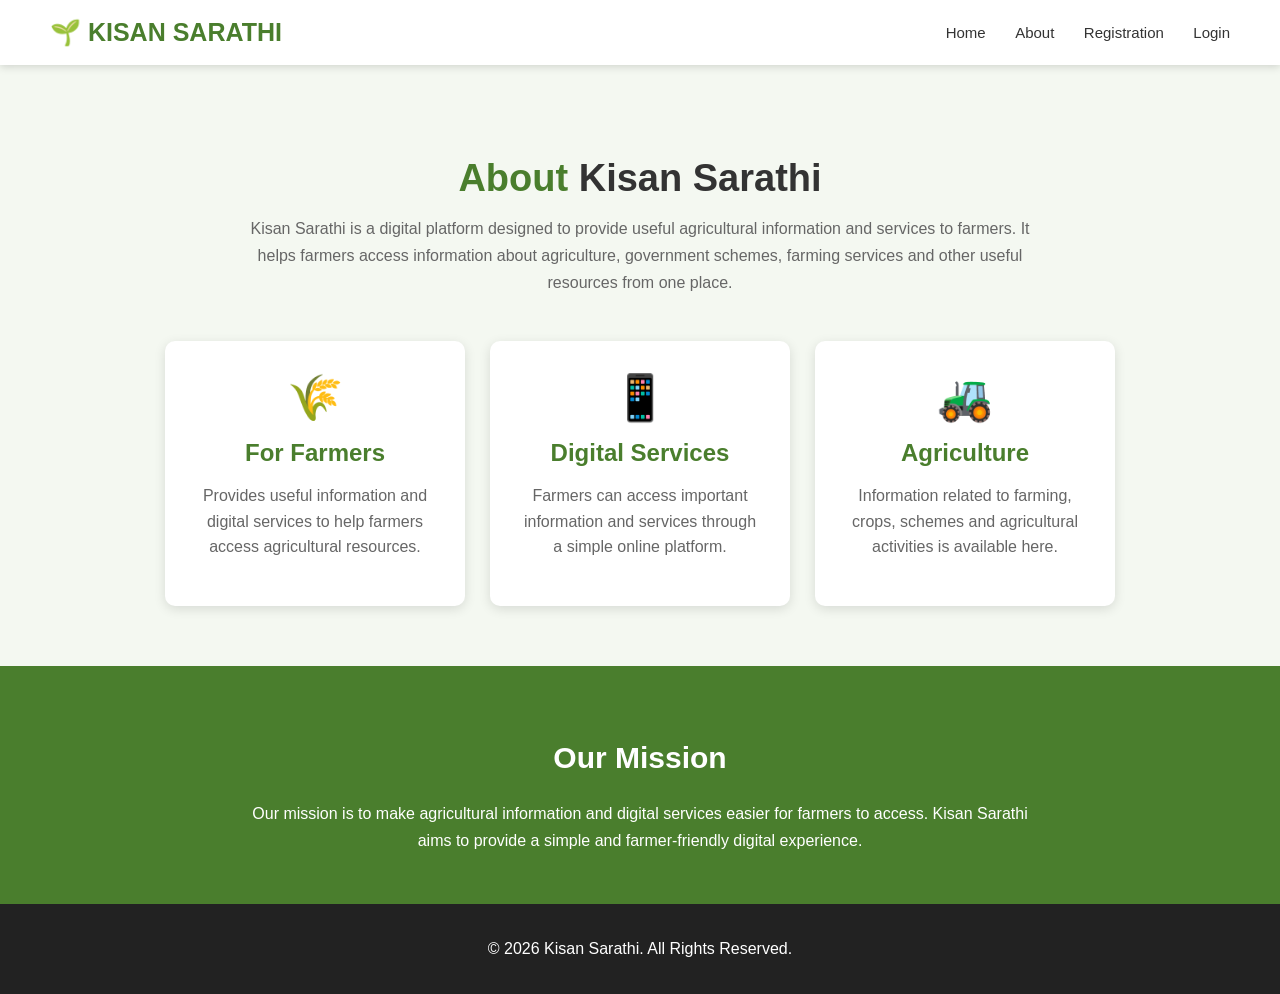
<file: about.html>
<!DOCTYPE html>
<html lang="en">

<head>
  
    <title>About - Kisan Sarathi</title>

    <style>
        * {
            box-sizing: border-box;
        }

        body {
            margin: 0;
            font-family: Arial, sans-serif;
            background-color: #f4f8f1;
            color: #333;
        }

        /* Header */
        header {
            background-color: white;
            padding: 18px 50px;
            display: flex;
            justify-content: space-between;
            align-items: center;
            box-shadow: 0 2px 8px rgba(0,0,0,0.15);
        }

        .logo {
            color: #4a7e2d;
            font-size: 25px;
            font-weight: bold;
        }

        nav a {
            text-decoration: none;
            color: #333;
            margin-left: 25px;
            font-size: 15px;
        }

        nav a:hover {
            color: #4a7e2d;
        }

        /* About Section */
        .about-section {
            padding: 60px 10%;
            text-align: center;
        }

        .about-section h1 {
            color: #4a7e2d;
            font-size: 38px;
            margin-bottom: 15px;
        }

        .about-section h1 span {
            color: #333;
        }

        .about-section > p {
            max-width: 800px;
            margin: auto;
            line-height: 1.7;
            color: #666;
        }

        /* Cards */
        .about-cards {
            display: flex;
            justify-content: center;
            gap: 25px;
            margin-top: 45px;
            flex-wrap: wrap;
        }

        .card {
            background-color: white;
            width: 300px;
            padding: 30px;
            border-radius: 10px;
            box-shadow: 0 3px 12px rgba(0,0,0,0.12);
        }

        .card .icon {
            font-size: 45px;
        }

        .card h2 {
            color: #4a7e2d;
            margin: 15px 0;
        }

        .card p {
            color: #666;
            line-height: 1.6;
        }

        /* Mission */
        .mission {
            background-color: #4a7e2d;
            color: white;
            padding: 50px 10%;
            text-align: center;
        }

        .mission h2 {
            font-size: 30px;
        }

        .mission p {
            max-width: 800px;
            margin: auto;
            line-height: 1.7;
        }

        /* Footer */
        footer {
            background-color: #222;
            color: white;
            text-align: center;
            padding: 20px;
        }

        /* Responsive */
        @media screen and (max-width: 700px) {

            header {
                flex-direction: column;
                gap: 15px;
                padding: 20px;
            }

            nav a {
                margin: 5px;
                display: inline-block;
            }

            .about-section {
                padding: 40px 20px;
            }
        }
    </style>
<meta http-equiv="Content-Type" content="text/html; charset=utf-8"></head>

<body>

    <!-- Header -->

    <header>

        <div class="logo">
            🌱 KISAN SARATHI
        </div>

        <nav>
            <a href="farming.html">Home</a>
            <a href="#about.html">About</a>
            <a href="registeration_form.html">Registration</a>
            <a href="login.html">Login</a>
        </nav>

    </header>


    <!-- About Section -->

    <section class="about-section">

        <h1>About <span>Kisan Sarathi</span></h1>

        <p>
            Kisan Sarathi is a digital platform designed to provide
            useful agricultural information and services to farmers.
            It helps farmers access information about agriculture,
            government schemes, farming services and other useful
            resources from one place.
        </p>


        <!-- Cards -->

        <div class="about-cards">

            <div class="card">

                <div class="icon">🌾</div>

                <h2>For Farmers</h2>

                <p>
                    Provides useful information and digital services
                    to help farmers access agricultural resources.
                </p>

            </div>


            <div class="card">

                <div class="icon">📱</div>

                <h2>Digital Services</h2>

                <p>
                    Farmers can access important information and
                    services through a simple online platform.
                </p>

            </div>


            <div class="card">

                <div class="icon">🚜</div>

                <h2>Agriculture</h2>

                <p>
                    Information related to farming, crops, schemes
                    and agricultural activities is available here.
                </p>

            </div>

        </div>

    </section>


    <!-- Mission -->

    <section class="mission">

        <h2>Our Mission</h2>

        <p>
            Our mission is to make agricultural information and
            digital services easier for farmers to access.
            Kisan Sarathi aims to provide a simple and
            farmer-friendly digital experience.
        </p>

    </section>


    <!-- Footer -->

    <footer>

        <p>© 2026 Kisan Sarathi. All Rights Reserved.</p>

    </footer>

</body>

</html>
</file>
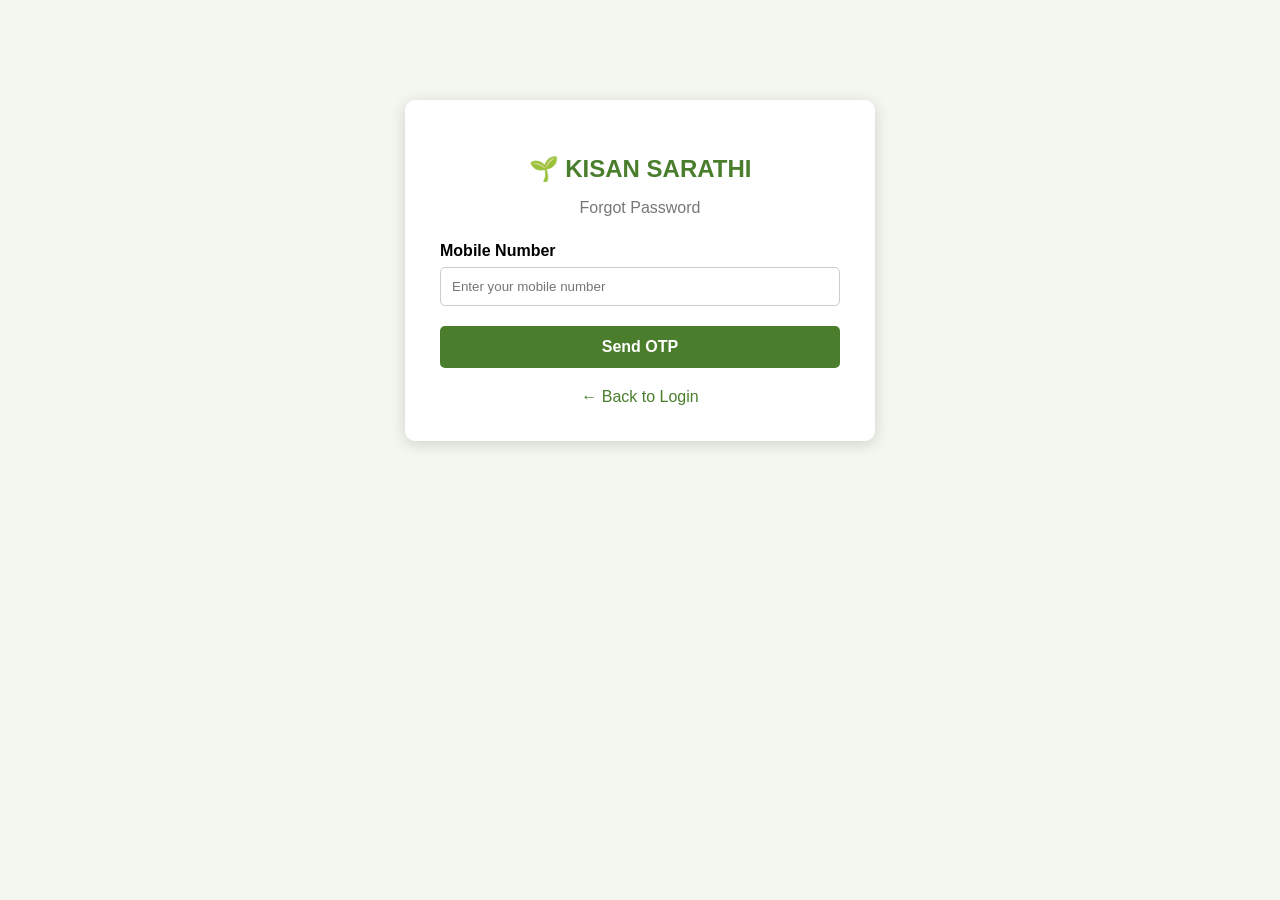
<file: forgot-password.html>
<!DOCTYPE html>
<html lang="en">

<head>
  

    <title>Forgot Password - Kisan Sarathi</title>

    <style>
        body {
            margin: 0;
            font-family: Arial, sans-serif;
            background-color: #f3f7ef;
        }

        .forgot-container {
            width: 400px;
            margin: 100px auto;
            background-color: white;
            padding: 35px;
            border-radius: 10px;
            box-shadow: 0 3px 15px rgba(0,0,0,0.15);
        }

        h2 {
            text-align: center;
            color: #4a7e2d;
            margin-bottom: 10px;
        }

        .subtitle {
            text-align: center;
            color: #777;
            margin-bottom: 25px;
        }

        label {
            display: block;
            margin-bottom: 7px;
            font-weight: bold;
        }

        input {
            width: 100%;
            padding: 11px;
            border: 1px solid #ccc;
            border-radius: 5px;
            box-sizing: border-box;
            margin-bottom: 20px;
        }

        .reset-btn {
            width: 100%;
            padding: 12px;
            background-color: #4a7e2d;
            color: white;
            border: none;
            border-radius: 5px;
            font-size: 16px;
            font-weight: bold;
            cursor: pointer;
        }

        .reset-btn:hover {
            background-color: #35651f;
        }

        .back-login {
            display: block;
            text-align: center;
            margin-top: 20px;
            color: #4a7e2d;
            text-decoration: none;
        }
    </style>
<meta http-equiv="Content-Type" content="text/html; charset=utf-8"></head>

<body>

    <div class="forgot-container">

        <h2>🌱 KISAN SARATHI</h2>

        <p class="subtitle">
            Forgot Password
        </p>

        <form>

            <label>Mobile Number</label>

            <input type="tel"
                   placeholder="Enter your mobile number"
                   maxlength="10"
                   required>

            <button type="submit" class="reset-btn">
                Send OTP
            </button>

        </form>

        <a href="farming.html" class="back-login">
            ← Back to Login
        </a>

    </div>

</body>

</html>
</file>
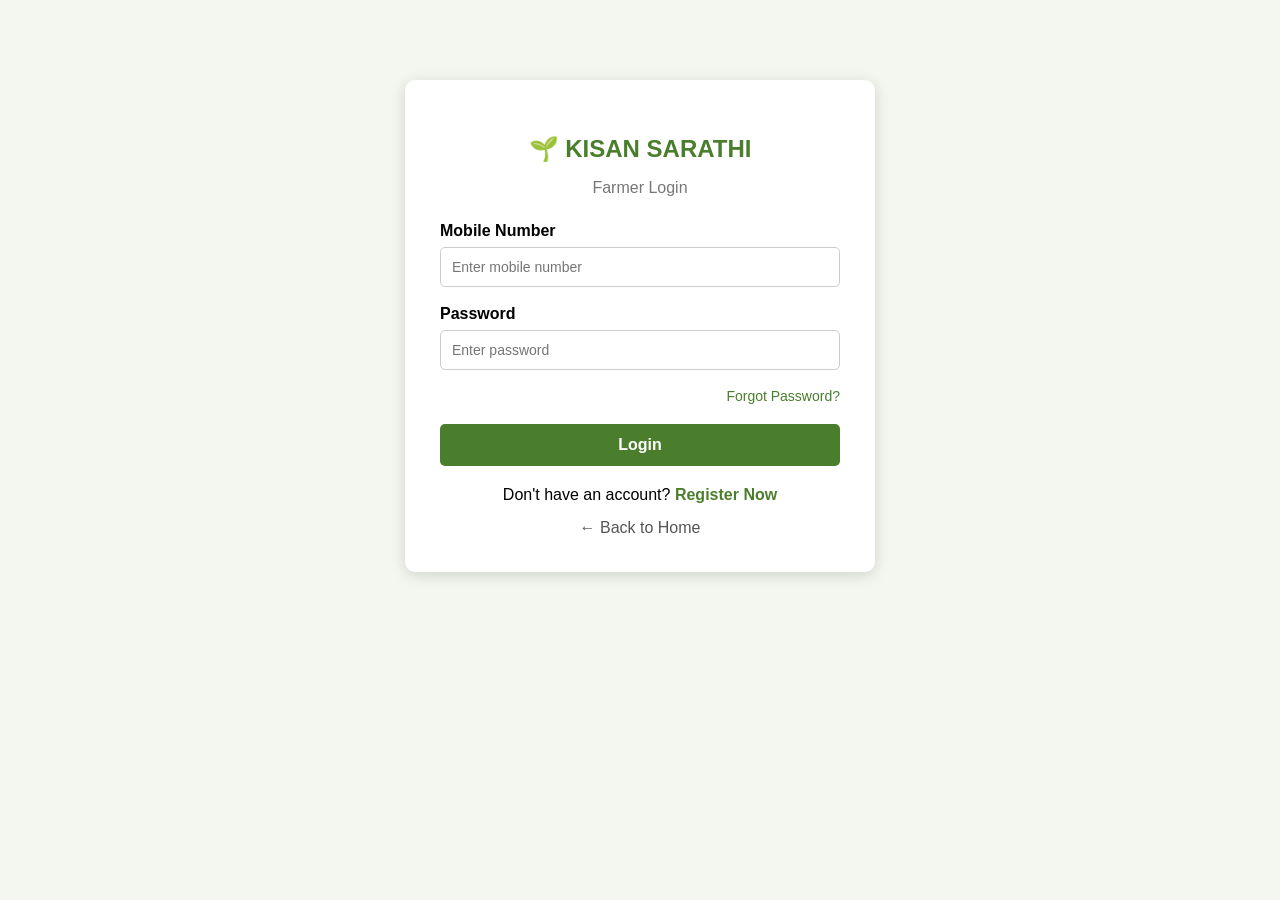
<file: login.html>
<!DOCTYPE html>
<html lang="en">
<head>
  
    <title>Login - Kisan Sarathi</title>

    <style>
        body {
            margin: 0;
            font-family: Arial, sans-serif;
            background-color: #f3f7ef;
        }

        .login-container {
            width: 400px;
            margin: 80px auto;
            background: white;
            padding: 35px;
            border-radius: 10px;
            box-shadow: 0 3px 15px rgba(0,0,0,0.15);
        }

        .login-container h2 {
            text-align: center;
            color: #4a7e2d;
            margin-bottom: 10px;
        }

        .login-container p {
            text-align: center;
            color: #777;
            margin-bottom: 25px;
        }

        .form-group {
            margin-bottom: 18px;
        }

        .form-group label {
            display: block;
            margin-bottom: 7px;
            font-weight: bold;
        }

        .form-group input {
            width: 100%;
            padding: 11px;
            border: 1px solid #ccc;
            border-radius: 5px;
            box-sizing: border-box;
            font-size: 14px;
        }

        .login-btn {
            width: 100%;
            padding: 12px;
            background-color: #4a7e2d;
            color: white;
            border: none;
            border-radius: 5px;
            font-size: 16px;
            font-weight: bold;
            cursor: pointer;
        }

        .login-btn:hover {
            background-color: #35651f;
        }

        .forgot {
            display: block;
            text-align: right;
            margin-bottom: 20px;
            color: #4a7e2d;
            text-decoration: none;
            font-size: 14px;
        }

        .register {
            text-align: center;
            margin-top: 20px;
        }

        .register a {
            color: #4a7e2d;
            text-decoration: none;
            font-weight: bold;
        }

        .back-home {
            display: block;
            text-align: center;
            margin-top: 15px;
            color: #555;
            text-decoration: none;
        }
    </style>
<meta http-equiv="Content-Type" content="text/html; charset=utf-8"></head>

<body>

    <div class="login-container">

        <h2>🌱 KISAN SARATHI</h2>

        <p>Farmer Login</p>

        <form>

            <div class="form-group">
                <label>Mobile Number</label>
                <input type="tel"
                       placeholder="Enter mobile number"
                       maxlength="10"
                       required>
            </div>

            <div class="form-group">
                <label>Password</label>
                <input type="password"
                       placeholder="Enter password"
                       required>
            </div>

            <a href="forgot-password.html" class="forgot">
                Forgot Password?
            </a>

            <button type="submit" class="login-btn">
                Login
            </button>

        </form>

        <div class="register">
            Don't have an account?
            <a href="registeration_form.html">Register Now</a>
        </div>

        <a href="farming.html" class="back-home">
            ← Back to Home
        </a>

    </div>

</body>
</html>
</file>
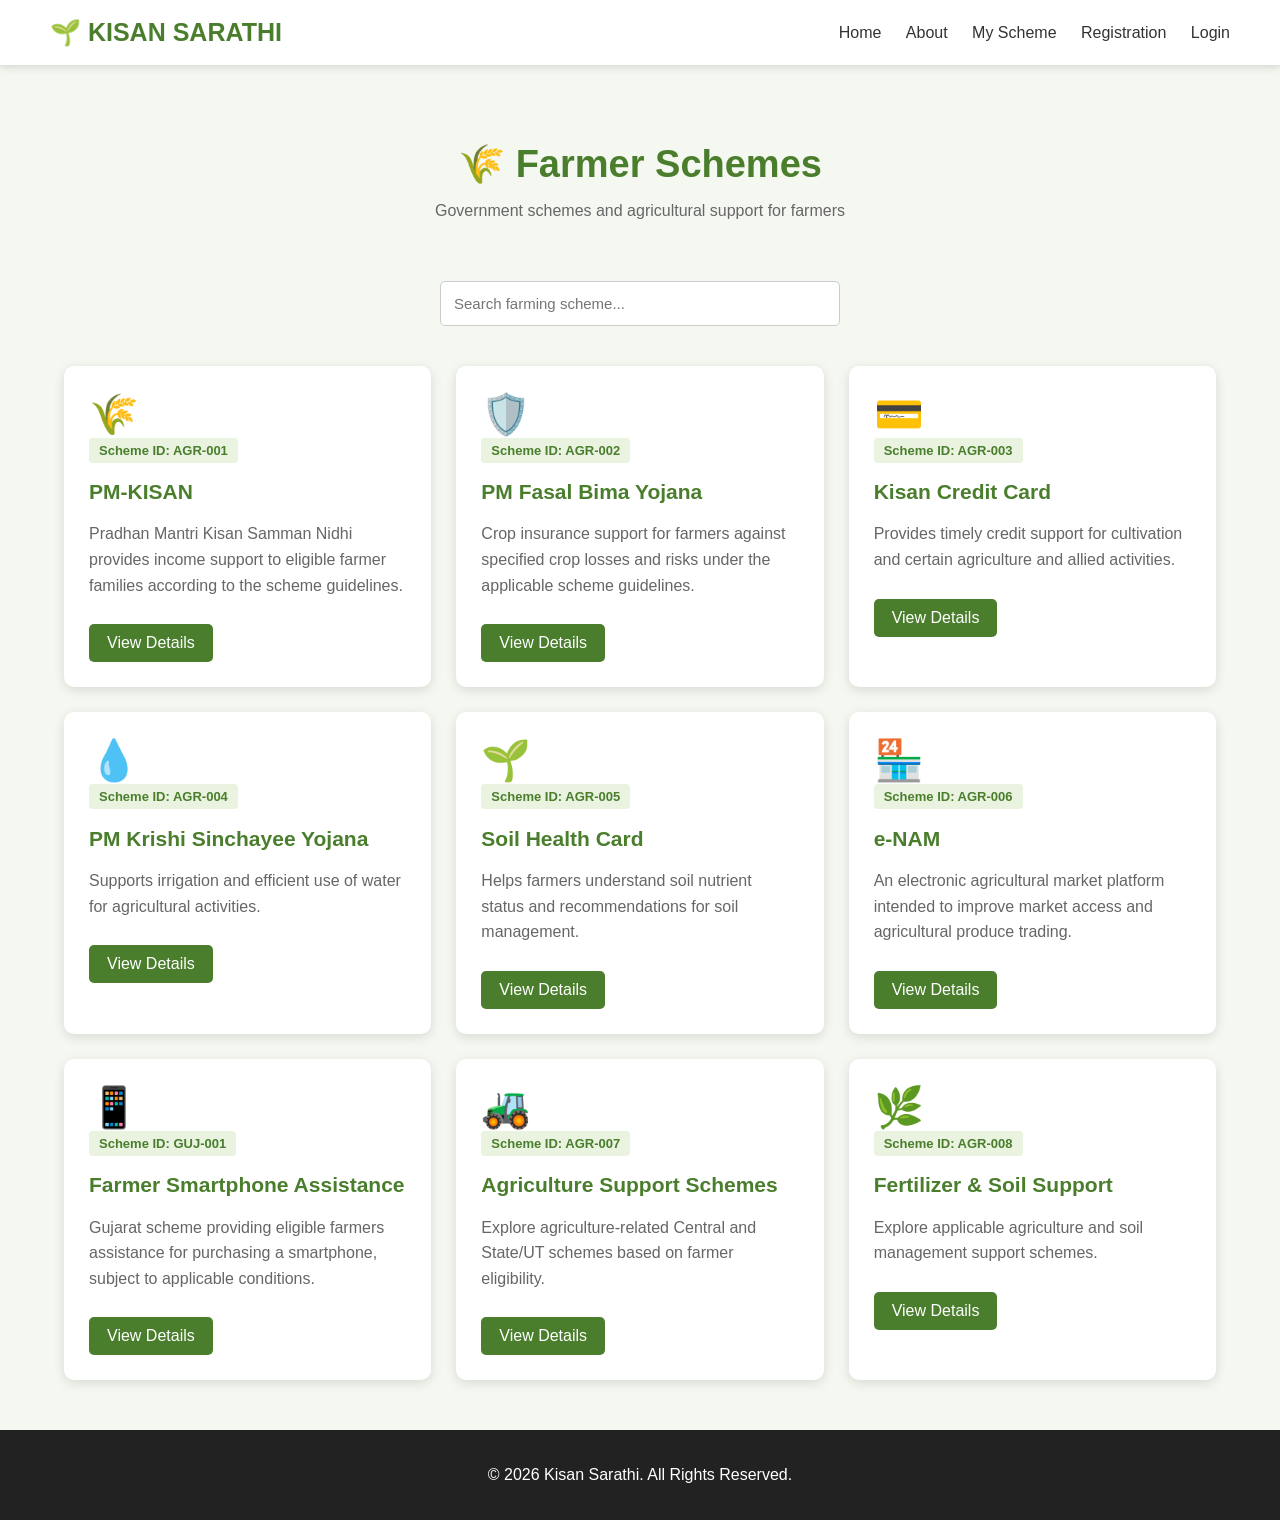
<file: my_scheme.html>
<!DOCTYPE html>
<html lang="en">

<head>
  

    <title>My Schemes - Kisan Sarathi</title>

    <style>

        * {
            box-sizing: border-box;
        }

        body {
            margin: 0;
            font-family: Arial, sans-serif;
            background-color: #f4f8f1;
            color: #333;
        }

        /* Header */

        header {
            background-color: white;
            padding: 18px 50px;
            display: flex;
            justify-content: space-between;
            align-items: center;
            box-shadow: 0 2px 8px rgba(0,0,0,0.15);
        }

        .logo {
            color: #4a7e2d;
            font-size: 25px;
            font-weight: bold;
        }

        nav a {
            text-decoration: none;
            color: #333;
            margin-left: 20px;
        }

        nav a:hover {
            color: #4a7e2d;
        }

        /* Page Title */

        .title-section {
            text-align: center;
            padding: 45px 20px 25px;
        }

        .title-section h1 {
            color: #4a7e2d;
            font-size: 38px;
            margin-bottom: 10px;
        }

        .title-section p {
            color: #666;
        }

        /* Search */

        .search-box {
            text-align: center;
            margin: 20px auto 40px;
        }

        .search-box input {
            width: 400px;
            max-width: 90%;
            padding: 13px;
            border: 1px solid #ccc;
            border-radius: 5px;
            font-size: 15px;
        }

        /* Scheme Cards */

        .scheme-container {
            width: 90%;
            max-width: 1200px;
            margin: auto;

            display: grid;
            grid-template-columns: repeat(3, 1fr);
            gap: 25px;
            padding-bottom: 50px;
        }

        .scheme-card {
            background-color: white;
            padding: 25px;
            border-radius: 10px;
            box-shadow: 0 3px 12px rgba(0,0,0,0.12);
        }

        .scheme-icon {
            font-size: 40px;
        }

        .scheme-card h2 {
            color: #4a7e2d;
            font-size: 21px;
        }

        .scheme-id {
            display: inline-block;
            background-color: #e9f3df;
            color: #4a7e2d;
            padding: 5px 10px;
            border-radius: 4px;
            font-size: 13px;
            font-weight: bold;
        }

        .scheme-card p {
            color: #666;
            line-height: 1.6;
        }

        .apply-btn {
            display: inline-block;
            background-color: #4a7e2d;
            color: white;
            padding: 10px 18px;
            border-radius: 5px;
            text-decoration: none;
            margin-top: 10px;
        }

        .apply-btn:hover {
            background-color: #35651f;
        }

        /* Footer */

        footer {
            background-color: #222;
            color: white;
            text-align: center;
            padding: 20px;
        }

        /* Responsive */

        @media screen and (max-width: 900px) {

            .scheme-container {
                grid-template-columns: repeat(2, 1fr);
            }

        }

        @media screen and (max-width: 600px) {

            header {
                flex-direction: column;
                gap: 15px;
                padding: 20px;
            }

            nav a {
                margin: 5px;
            }

            .scheme-container {
                grid-template-columns: 1fr;
            }

        }

    </style>

<meta http-equiv="Content-Type" content="text/html; charset=utf-8"></head>


<body>

    <!-- Header -->

    <header>

        <div class="logo">
            🌱 KISAN SARATHI
        </div>

        <nav>
            <a href="farming.html">Home</a>
            <a href="about.html">About</a>
            <a href="my-scheme.html">My Scheme</a>
            <a href="registeration_form.html">Registration</a>
            <a href="login.html">Login</a>
        </nav>

    </header>


    <!-- Title -->

    <section class="title-section">

        <h1>🌾 Farmer Schemes</h1>

        <p>
            Government schemes and agricultural support for farmers
        </p>

    </section>


    <!-- Search -->

    <div class="search-box">

        <input type="text"
               placeholder="Search farming scheme...">

    </div>


    <!-- Schemes -->

    <div class="scheme-container">


        <!-- PM KISAN -->

        <div class="scheme-card">

            <div class="scheme-icon">🌾</div>

            <span class="scheme-id">
                Scheme ID: AGR-001
            </span>

            <h2>PM-KISAN</h2>

            <p>
                Pradhan Mantri Kisan Samman Nidhi provides
                income support to eligible farmer families
                according to the scheme guidelines.
            </p>

            <a href="#" class="apply-btn">
                View Details
            </a>

        </div>


        <!-- PMFBY -->

        <div class="scheme-card">

            <div class="scheme-icon">🛡️</div>

            <span class="scheme-id">
                Scheme ID: AGR-002
            </span>

            <h2>PM Fasal Bima Yojana</h2>

            <p>
                Crop insurance support for farmers against
                specified crop losses and risks under the
                applicable scheme guidelines.
            </p>

            <a href="#" class="apply-btn">
                View Details
            </a>

        </div>


        <!-- KCC -->

        <div class="scheme-card">

            <div class="scheme-icon">💳</div>

            <span class="scheme-id">
                Scheme ID: AGR-003
            </span>

            <h2>Kisan Credit Card</h2>

            <p>
                Provides timely credit support for cultivation
                and certain agriculture and allied activities.
            </p>

            <a href="#" class="apply-btn">
                View Details
            </a>

        </div>


        <!-- PMKSY -->

        <div class="scheme-card">

            <div class="scheme-icon">💧</div>

            <span class="scheme-id">
                Scheme ID: AGR-004
            </span>

            <h2>PM Krishi Sinchayee Yojana</h2>

            <p>
                Supports irrigation and efficient use of water
                for agricultural activities.
            </p>

            <a href="#" class="apply-btn">
                View Details
            </a>

        </div>


        <!-- Soil Health -->

        <div class="scheme-card">

            <div class="scheme-icon">🌱</div>

            <span class="scheme-id">
                Scheme ID: AGR-005
            </span>

            <h2>Soil Health Card</h2>

            <p>
                Helps farmers understand soil nutrient status
                and recommendations for soil management.
            </p>

            <a href="#" class="apply-btn">
                View Details
            </a>

        </div>


        <!-- e-NAM -->

        <div class="scheme-card">

            <div class="scheme-icon">🏪</div>

            <span class="scheme-id">
                Scheme ID: AGR-006
            </span>

            <h2>e-NAM</h2>

            <p>
                An electronic agricultural market platform
                intended to improve market access and
                agricultural produce trading.
            </p>

            <a href="#" class="apply-btn">
                View Details
            </a>

        </div>


        <!-- Gujarat Smartphone Scheme -->

        <div class="scheme-card">

            <div class="scheme-icon">📱</div>

            <span class="scheme-id">
                Scheme ID: GUJ-001
            </span>

            <h2>Farmer Smartphone Assistance</h2>

            <p>
                Gujarat scheme providing eligible farmers
                assistance for purchasing a smartphone,
                subject to applicable conditions.
            </p>

            <a href="#" class="apply-btn">
                View Details
            </a>

        </div>


        <!-- Agriculture Support -->

        <div class="scheme-card">

            <div class="scheme-icon">🚜</div>

            <span class="scheme-id">
                Scheme ID: AGR-007
            </span>

            <h2>Agriculture Support Schemes</h2>

            <p>
                Explore agriculture-related Central and
                State/UT schemes based on farmer eligibility.
            </p>

            <a href="#" class="apply-btn">
                View Details
            </a>

        </div>


        <!-- Fertilizer -->

        <div class="scheme-card">

            <div class="scheme-icon">🌿</div>

            <span class="scheme-id">
                Scheme ID: AGR-008
            </span>

            <h2>Fertilizer & Soil Support</h2>

            <p>
                Explore applicable agriculture and soil
                management support schemes.
            </p>

            <a href="#" class="apply-btn">
                View Details
            </a>

        </div>


    </div>


    <!-- Footer -->

    <footer>

        <p>
            © 2026 Kisan Sarathi. All Rights Reserved.
        </p>

    </footer>

</body>

</html>
</file>
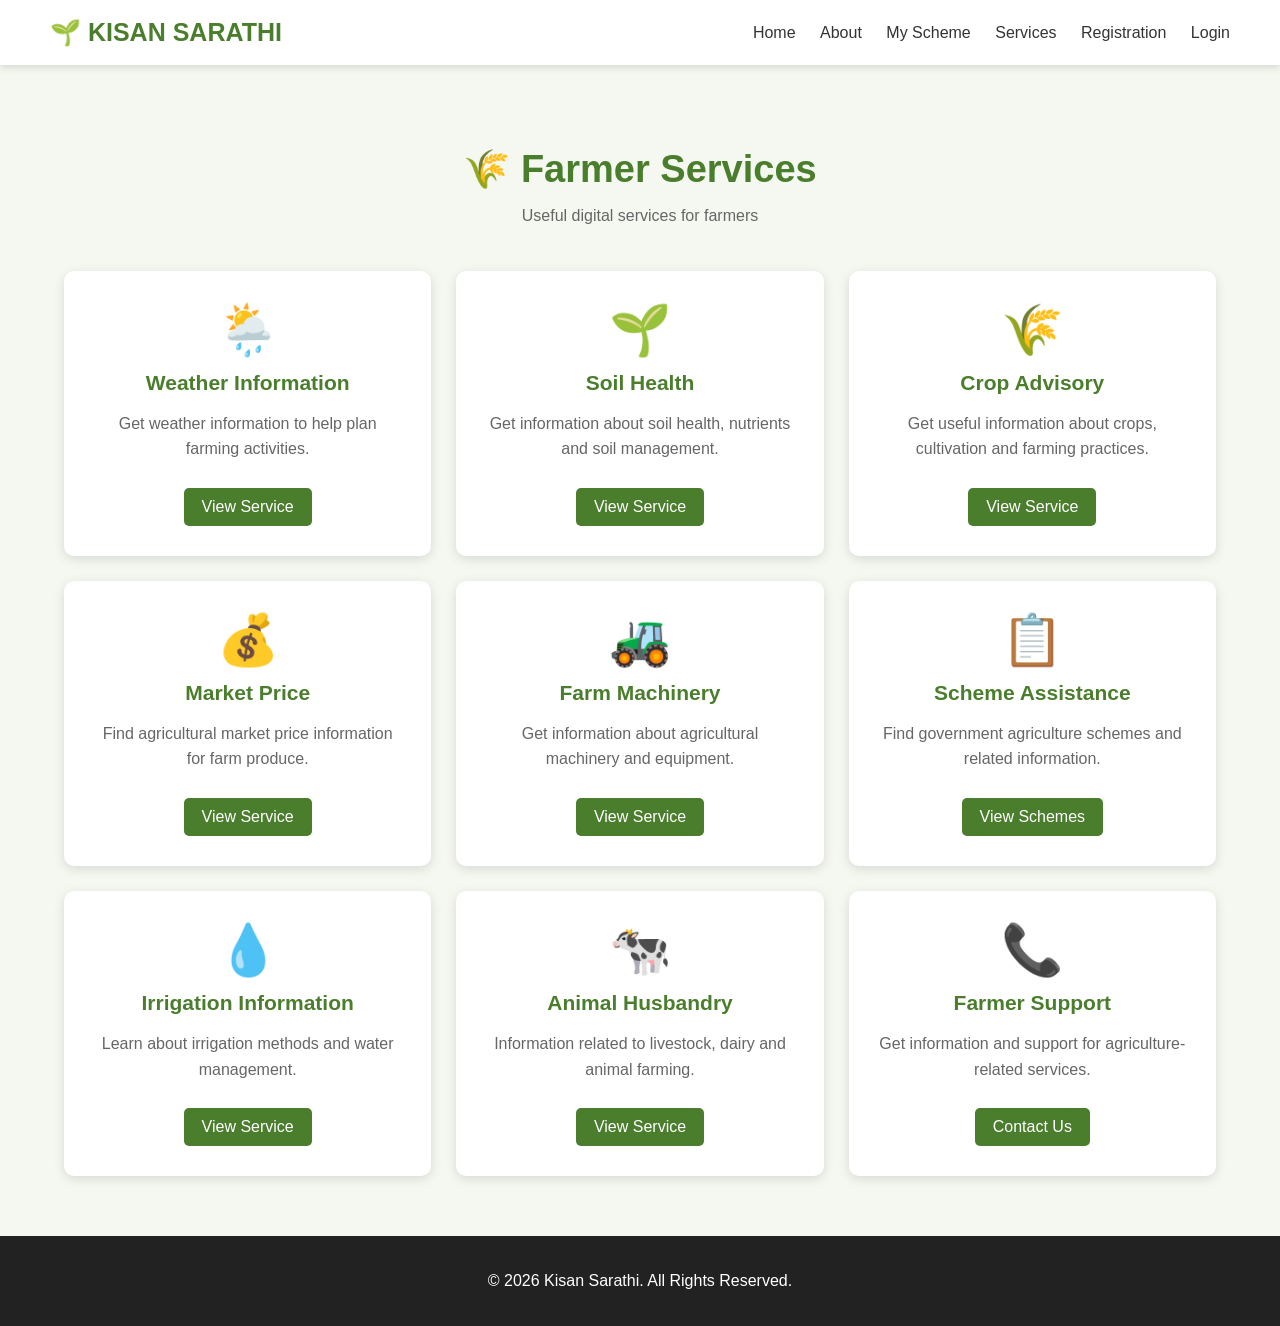
<file: services.html>
<!DOCTYPE html>
<html lang="en">

<head>

  
    <title>Services - Kisan Sarathi</title>

    <style>

        * {
            box-sizing: border-box;
        }

        body {
            margin: 0;
            font-family: Arial, sans-serif;
            background-color: #f4f8f1;
            color: #333;
        }

        /* HEADER */

        header {
            background-color: white;
            padding: 18px 50px;

            display: flex;
            justify-content: space-between;
            align-items: center;

            box-shadow: 0 2px 8px rgba(0,0,0,0.15);
        }

        .logo {
            color: #4a7e2d;
            font-size: 25px;
            font-weight: bold;
        }

        nav a {
            text-decoration: none;
            color: #333;
            margin-left: 20px;
        }

        nav a:hover {
            color: #4a7e2d;
        }


        /* TITLE */

        .title {
            text-align: center;
            padding: 50px 20px 30px;
        }

        .title h1 {
            color: #4a7e2d;
            font-size: 38px;
            margin-bottom: 10px;
        }

        .title p {
            color: #666;
        }


        /* SERVICES */

        .services-container {

            width: 90%;
            max-width: 1200px;

            margin: auto;

            display: grid;
            grid-template-columns: repeat(3, 1fr);

            gap: 25px;

            padding-bottom: 60px;
        }


        .service-card {

            background-color: white;

            padding: 30px;

            text-align: center;

            border-radius: 10px;

            box-shadow: 0 3px 12px rgba(0,0,0,0.12);

            transition: 0.3s;
        }


        .service-card:hover {

            transform: translateY(-5px);

            box-shadow: 0 6px 18px rgba(0,0,0,0.18);
        }


        .service-icon {

            font-size: 50px;

            margin-bottom: 10px;
        }


        .service-card h2 {

            color: #4a7e2d;

            font-size: 21px;

            margin: 12px 0;
        }


        .service-card p {

            color: #666;

            line-height: 1.6;
        }


        .service-btn {

            display: inline-block;

            margin-top: 10px;

            padding: 10px 18px;

            background-color: #4a7e2d;

            color: white;

            text-decoration: none;

            border-radius: 5px;
        }


        .service-btn:hover {

            background-color: #35651f;
        }


        /* FOOTER */

        footer {

            background-color: #222;

            color: white;

            text-align: center;

            padding: 20px;
        }


        /* RESPONSIVE */

        @media screen and (max-width: 900px) {

            .services-container {

                grid-template-columns: repeat(2, 1fr);
            }

        }


        @media screen and (max-width: 600px) {

            header {

                flex-direction: column;

                gap: 15px;

                padding: 20px;
            }

            nav a {

                margin: 5px;

                display: inline-block;
            }

            .services-container {

                grid-template-columns: 1fr;
            }

        }

    </style>

<meta http-equiv="Content-Type" content="text/html; charset=utf-8"></head>


<body>


    <!-- HEADER -->

    <header>

        <div class="logo">
            🌱 KISAN SARATHI
        </div>

        <nav>

            <a href="farming.html">
                Home
            </a>

            <a href="about.html">
                About
            </a>

            <a href="my-scheme.html">
                My Scheme
            </a>

            <a href="services.html">
                Services
            </a>

            <a href="registeration_form.html">
                Registration
            </a>

            <a href="login.html">
                Login
            </a>

        </nav>

    </header>



    <!-- TITLE -->

    <section class="title">

        <h1>
            🌾 Farmer Services
        </h1>

        <p>
            Useful digital services for farmers
        </p>

    </section>



    <!-- SERVICES -->

    <div class="services-container">


        <!-- Service 1 -->

        <div class="service-card">

            <div class="service-icon">
                🌦️
            </div>

            <h2>
                Weather Information
            </h2>

            <p>
                Get weather information to help
                plan farming activities.
            </p>

            <a href="#" class="service-btn">
                View Service
            </a>

        </div>



        <!-- Service 2 -->

        <div class="service-card">

            <div class="service-icon">
                🌱
            </div>

            <h2>
                Soil Health
            </h2>

            <p>
                Get information about soil health,
                nutrients and soil management.
            </p>

            <a href="#" class="service-btn">
                View Service
            </a>

        </div>



        <!-- Service 3 -->

        <div class="service-card">

            <div class="service-icon">
                🌾
            </div>

            <h2>
                Crop Advisory
            </h2>

            <p>
                Get useful information about crops,
                cultivation and farming practices.
            </p>

            <a href="#" class="service-btn">
                View Service
            </a>

        </div>



        <!-- Service 4 -->

        <div class="service-card">

            <div class="service-icon">
                💰
            </div>

            <h2>
                Market Price
            </h2>

            <p>
                Find agricultural market price
                information for farm produce.
            </p>

            <a href="#" class="service-btn">
                View Service
            </a>

        </div>



        <!-- Service 5 -->

        <div class="service-card">

            <div class="service-icon">
                🚜
            </div>

            <h2>
                Farm Machinery
            </h2>

            <p>
                Get information about agricultural
                machinery and equipment.
            </p>

            <a href="#" class="service-btn">
                View Service
            </a>

        </div>



        <!-- Service 6 -->

        <div class="service-card">

            <div class="service-icon">
                📋
            </div>

            <h2>
                Scheme Assistance
            </h2>

            <p>
                Find government agriculture schemes
                and related information.
            </p>

            <a href="my-scheme.html"
               class="service-btn">

                View Schemes

            </a>

        </div>



        <!-- Service 7 -->

        <div class="service-card">

            <div class="service-icon">
                💧
            </div>

            <h2>
                Irrigation Information
            </h2>

            <p>
                Learn about irrigation methods
                and water management.
            </p>

            <a href="#" class="service-btn">
                View Service
            </a>

        </div>



        <!-- Service 8 -->

        <div class="service-card">

            <div class="service-icon">
                🐄
            </div>

            <h2>
                Animal Husbandry
            </h2>

            <p>
                Information related to livestock,
                dairy and animal farming.
            </p>

            <a href="#" class="service-btn">
                View Service
            </a>

        </div>



        <!-- Service 9 -->

        <div class="service-card">

            <div class="service-icon">
                📞
            </div>

            <h2>
                Farmer Support
            </h2>

            <p>
                Get information and support for
                agriculture-related services.
            </p>

            <a href="#" class="service-btn">
                Contact Us
            </a>

        </div>


    </div>



    <!-- FOOTER -->

    <footer>

        <p>
            © 2026 Kisan Sarathi. All Rights Reserved.
        </p>

    </footer>


</body>

</html>
</file>
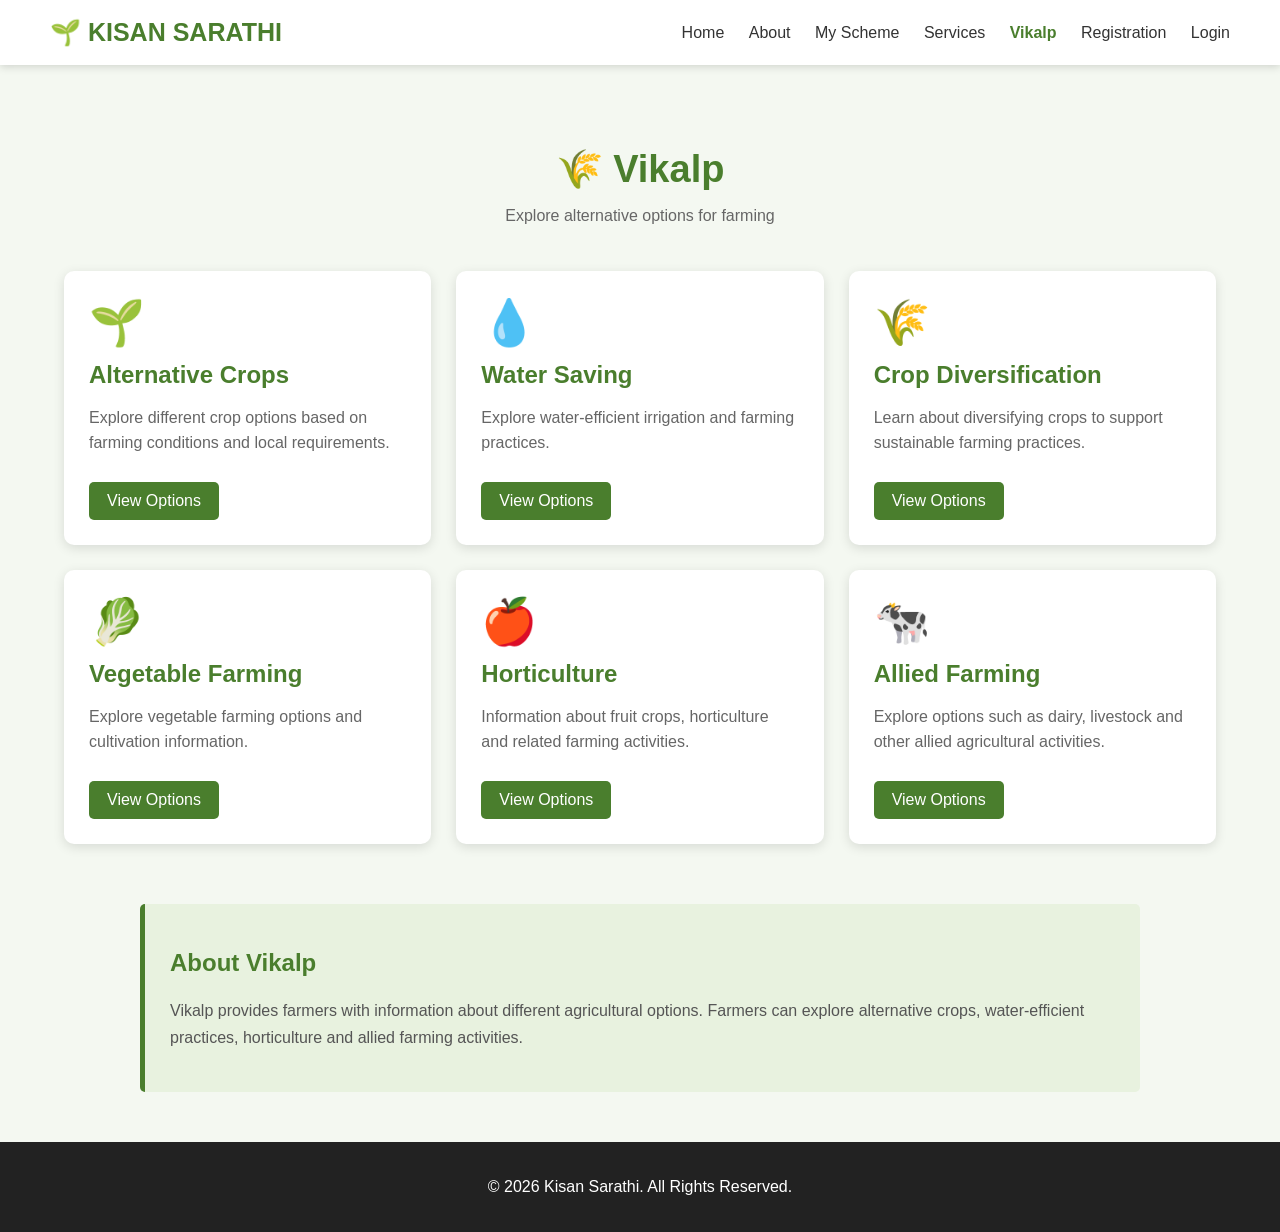
<file: vikalp.html>
<!DOCTYPE html>
<html lang="en">

<head>

    
    <title>Vikalp - Kisan Sarathi</title>

    <style>

        * {
            box-sizing: border-box;
        }

        body {
            margin: 0;
            font-family: Arial, sans-serif;
            background-color: #f4f8f1;
            color: #333;
        }

        /* HEADER */

        header {
            background-color: white;
            padding: 18px 50px;

            display: flex;
            justify-content: space-between;
            align-items: center;

            box-shadow: 0 2px 8px rgba(0,0,0,0.15);
        }

        .logo {
            color: #4a7e2d;
            font-size: 25px;
            font-weight: bold;
        }

        nav a {
            text-decoration: none;
            color: #333;
            margin-left: 20px;
        }

        nav a:hover {
            color: #4a7e2d;
        }

        .active {
            color: #4a7e2d !important;
            font-weight: bold;
        }


        /* TITLE */

        .title {
            text-align: center;
            padding: 50px 20px 30px;
        }

        .title h1 {
            color: #4a7e2d;
            font-size: 38px;
            margin-bottom: 10px;
        }

        .title p {
            color: #666;
            font-size: 16px;
        }


        /* VIKALP CARDS */

        .container {

            width: 90%;
            max-width: 1200px;

            margin: auto;

            display: grid;

            grid-template-columns: repeat(3, 1fr);

            gap: 25px;

            padding-bottom: 60px;
        }


        .card {

            background-color: white;

            padding: 25px;

            border-radius: 10px;

            box-shadow: 0 3px 12px rgba(0,0,0,0.12);

            transition: 0.3s;
        }


        .card:hover {

            transform: translateY(-5px);

            box-shadow: 0 6px 18px rgba(0,0,0,0.18);
        }


        .icon {

            font-size: 45px;
        }


        .card h2 {

            color: #4a7e2d;

            margin: 12px 0;
        }


        .card p {

            color: #666;

            line-height: 1.6;
        }


        .vikalp-btn {

            display: inline-block;

            margin-top: 10px;

            padding: 10px 18px;

            background-color: #4a7e2d;

            color: white;

            text-decoration: none;

            border-radius: 5px;
        }


        .vikalp-btn:hover {

            background-color: #35651f;
        }


        /* INFORMATION BOX */

        .info {

            width: 90%;
            max-width: 1000px;

            margin: 0 auto 50px;

            background-color: #e8f2df;

            padding: 25px;

            border-left: 5px solid #4a7e2d;

            border-radius: 5px;
        }


        .info h2 {

            color: #4a7e2d;
        }


        .info p {

            line-height: 1.7;

            color: #555;
        }


        /* FOOTER */

        footer {

            background-color: #222;

            color: white;

            text-align: center;

            padding: 20px;
        }


        /* RESPONSIVE */

        @media screen and (max-width: 900px) {

            .container {
                grid-template-columns: repeat(2, 1fr);
            }

        }


        @media screen and (max-width: 600px) {

            header {

                flex-direction: column;

                gap: 15px;

                padding: 20px;
            }

            nav a {

                margin: 5px;

                display: inline-block;
            }

            .container {

                grid-template-columns: 1fr;
            }

        }

    </style>

<meta http-equiv="Content-Type" content="text/html; charset=utf-8"></head>


<body>


    <!-- HEADER -->

    <header>

        <div class="logo">
            🌱 KISAN SARATHI
        </div>

        <nav>

            <a href="farming.html">
                Home
            </a>

            <a href="about.html">
                About
            </a>

            <a href="my_scheme.html">
                My Scheme
            </a>

            <a href="services.html">
                Services
            </a>

            <a href="vikalp.html" class="active">
                Vikalp
            </a>

            <a href="registeration_form.html">
                Registration
            </a>

            <a href="login.html">
                Login
            </a>

        </nav>

    </header>


    <!-- TITLE -->

    <section class="title">

        <h1>
            🌾 Vikalp
        </h1>

        <p>
            Explore alternative options for farming
        </p>

    </section>


    <!-- VIKALP CARDS -->

    <div class="container">


        <div class="card">

            <div class="icon">
                🌱
            </div>

            <h2>
                Alternative Crops
            </h2>

            <p>
                Explore different crop options based on
                farming conditions and local requirements.
            </p>

            <a href="#" class="vikalp-btn">
                View Options
            </a>

        </div>


        <div class="card">

            <div class="icon">
                💧
            </div>

            <h2>
                Water Saving
            </h2>

            <p>
                Explore water-efficient irrigation and
                farming practices.
            </p>

            <a href="#" class="vikalp-btn">
                View Options
            </a>

        </div>


        <div class="card">

            <div class="icon">
                🌾
            </div>

            <h2>
                Crop Diversification
            </h2>

            <p>
                Learn about diversifying crops to support
                sustainable farming practices.
            </p>

            <a href="#" class="vikalp-btn">
                View Options
            </a>

        </div>


        <div class="card">

            <div class="icon">
                🥬
            </div>

            <h2>
                Vegetable Farming
            </h2>

            <p>
                Explore vegetable farming options and
                cultivation information.
            </p>

            <a href="#" class="vikalp-btn">
                View Options
            </a>

        </div>


        <div class="card">

            <div class="icon">
                🍎
            </div>

            <h2>
                Horticulture
            </h2>

            <p>
                Information about fruit crops, horticulture
                and related farming activities.
            </p>

            <a href="#" class="vikalp-btn">
                View Options
            </a>

        </div>


        <div class="card">

            <div class="icon">
                🐄
            </div>

            <h2>
                Allied Farming
            </h2>

            <p>
                Explore options such as dairy, livestock
                and other allied agricultural activities.
            </p>

            <a href="#" class="vikalp-btn">
                View Options
            </a>

        </div>

    </div>


    <!-- INFORMATION -->

    <div class="info">

        <h2>
            About Vikalp
        </h2>

        <p>
            Vikalp provides farmers with information about
            different agricultural options. Farmers can
            explore alternative crops, water-efficient
            practices, horticulture and allied farming
            activities.
        </p>

    </div>


    <!-- FOOTER -->


    <footer>

        <p>
            © 2026 Kisan Sarathi. All Rights Reserved.
        </p>

    </footer>


</body>

</html>
</file>
